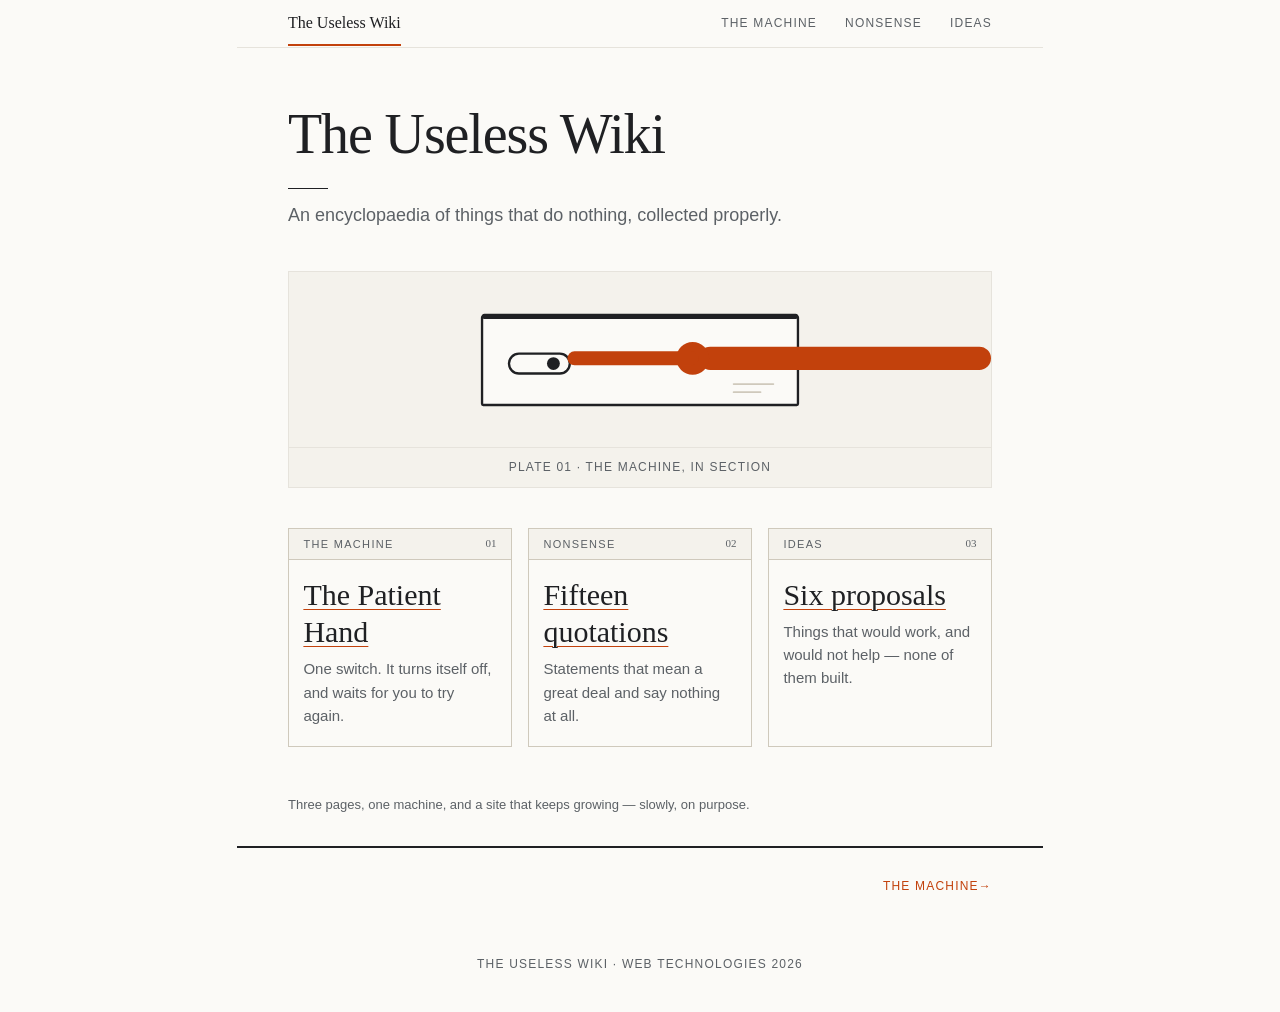
<file: index.html>
<!doctype html>
<html lang="en">
<head>
<meta charset="utf-8">
<meta name="viewport" content="width=device-width, initial-scale=1">
<title>The Useless Wiki</title>
<meta name="description" content="An encyclopaedia of things that do nothing, collected properly.">
<link rel="stylesheet" href="style.css">
</head>
<body>

<!-- nav.js replaces this from nav.html. The fallback link is what is left
     when the page is opened from the file system and fetch cannot run. -->
<div data-nav><p class="nav-fallback"><a href="index.html">The Useless Wiki</a></p></div>

<main class="page">
  <h1>The Useless Wiki</h1>
  <p class="tagline">An encyclopaedia of things that do nothing, collected properly.</p>

  <figure class="hero">
    <img src="images/hero.svg" width="1200" height="300"
         alt="A line drawing of a closed box seen from the side, with a switch on its front face and a metal arm entering from the right, its finger on the switch.">
    <figcaption>Plate 01 · the machine, in section</figcaption>
  </figure>

  <!-- The title is the link, and a pseudo-element stretches the link over
       the whole card, so the whole card is clickable without the link's
       accessible name becoming the whole card. -->
  <ul class="cards">
    <li class="card">
      <div class="card__tab">
        <span class="card__label">The machine</span>
        <span class="card__no" aria-hidden="true">01</span>
      </div>
      <div class="card__body">
        <h2><a href="machine.html">The Patient Hand</a></h2>
        <p>One switch. It turns itself off, and waits for you to try again.</p>
      </div>
    </li>
    <li class="card">
      <div class="card__tab">
        <span class="card__label">Nonsense</span>
        <span class="card__no" aria-hidden="true">02</span>
      </div>
      <div class="card__body">
        <h2><a href="quotes.html">Fifteen quotations</a></h2>
        <p>Statements that mean a great deal and say nothing at all.</p>
      </div>
    </li>
    <li class="card">
      <div class="card__tab">
        <span class="card__label">Ideas</span>
        <span class="card__no" aria-hidden="true">03</span>
      </div>
      <div class="card__body">
        <h2><a href="project.html">Six proposals</a></h2>
        <p>Things that would work, and would not help — none of them built.</p>
      </div>
    </li>
  </ul>

  <p class="note">Three pages, one machine, and a site that keeps growing — slowly, on purpose.</p>
</main>

<!-- nav.js builds the index at the foot of the page from the same list. -->
<div data-pager></div>

<footer>
  <p>The Useless Wiki · Web Technologies 2026</p>
</footer>

<script src="js/nav.js"></script>

</body>
</html>
</file>
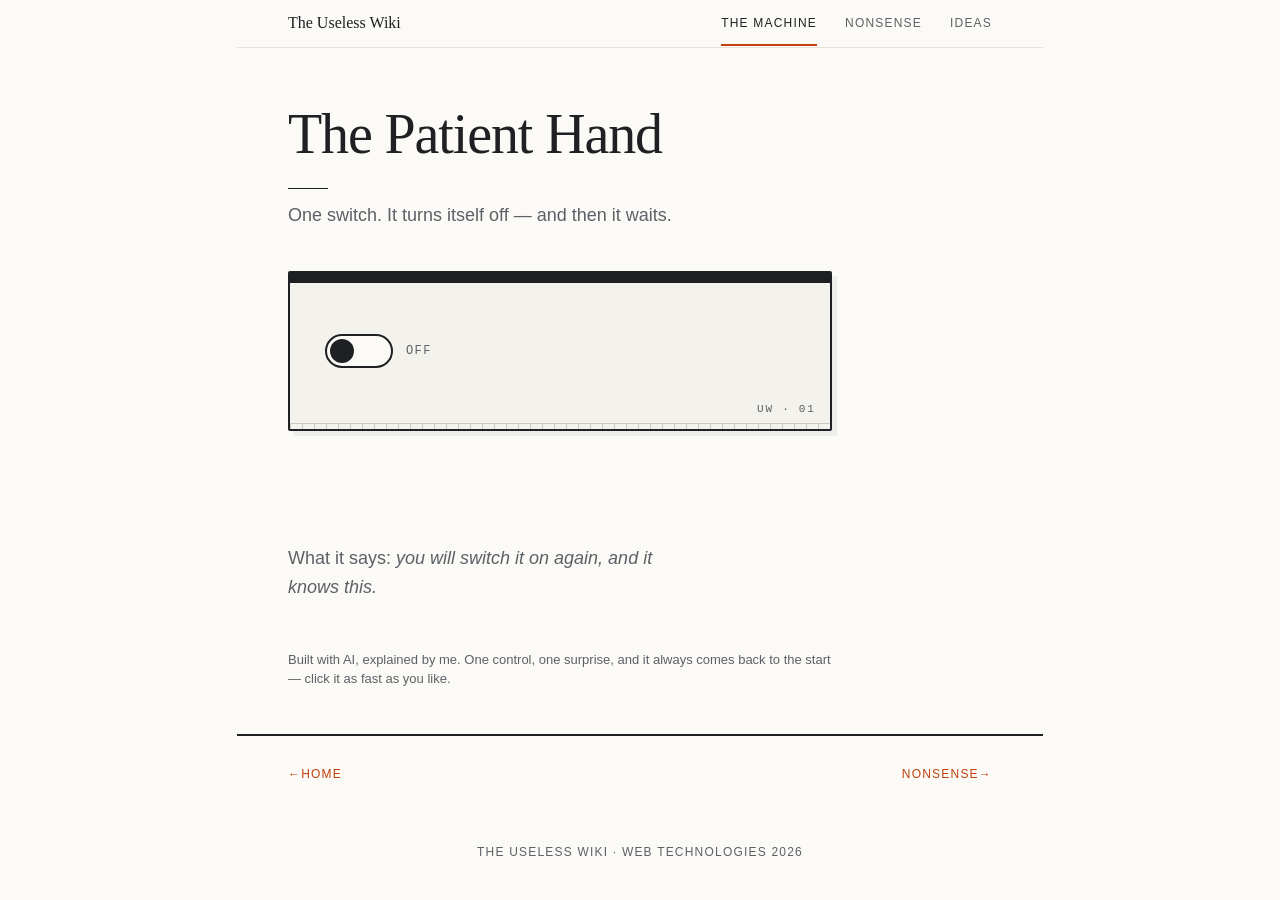
<file: machine.html>
<!doctype html>
<html lang="en">
<head>
<meta charset="utf-8">
<meta name="viewport" content="width=device-width, initial-scale=1">
<title>The Patient Hand · The Useless Wiki</title>
<meta name="description" content="A machine with one switch. It turns itself off, and waits for you to try again.">
<link rel="stylesheet" href="style.css">
<link rel="stylesheet" href="machine.css">
</head>
<body>

<div data-nav><p class="nav-fallback"><a href="index.html">The Useless Wiki</a></p></div>

<main class="page">
  <h1>The Patient Hand</h1>
  <p class="tagline">One switch. It turns itself off — and then it waits.</p>

  <!-- The region is named for what it is. It used to take its name from the
       slogan underneath, which made a screen reader read the joke as a
       heading every time you entered the section. -->
  <section class="machine" aria-label="The machine">

    <div class="box" data-box>
      <div class="box__lid" aria-hidden="true"></div>

      <div class="switch">
        <input type="checkbox" id="power" class="switch__input">
        <!-- The name of the control is "Power" and never changes. On and Off
             are decoration: the browser announces the checked state itself,
             so they are hidden from the screen reader and driven by CSS. -->
        <label for="power" class="switch__label">
          <span class="switch__track"><span class="switch__knob"></span></span>
          <span class="switch__word" aria-hidden="true"><span class="switch__off">Off</span><span class="switch__on">On</span></span>
          <span class="sr-only">Power</span>
        </label>
      </div>

      <!-- The hand is drawn, not photographed: it scales, it weighs nothing,
           and it cannot go missing. It is decoration, so it is hidden from
           screen readers; the switch is the control they use. -->
      <svg class="hand" viewBox="0 0 140 60" aria-hidden="true">
        <rect x="62" y="24" width="78" height="13" rx="6.5"/>
        <rect x="34" y="16" width="32" height="28" rx="13"/>
        <rect x="2" y="18" width="36" height="8" rx="4"/>
        <rect x="7" y="29" width="31" height="8" rx="4"/>
        <rect x="42" y="5" width="11" height="13" rx="5.5"/>
      </svg>
    </div>

    <p class="machine__status" data-status role="status" aria-atomic="true"></p>
  </section>

  <p class="machine__sentence">
    What it says: <em>you will switch it on again, and it knows this.</em>
  </p>

  <p class="note">
    Built with AI, explained by me. One control, one surprise, and it always
    comes back to the start — click it as fast as you like.
  </p>
</main>

<div data-pager></div>

<footer>
  <p>The Useless Wiki · Web Technologies 2026</p>
</footer>

<script src="js/nav.js"></script>
<script src="machine.js"></script>

</body>
</html>
</file>
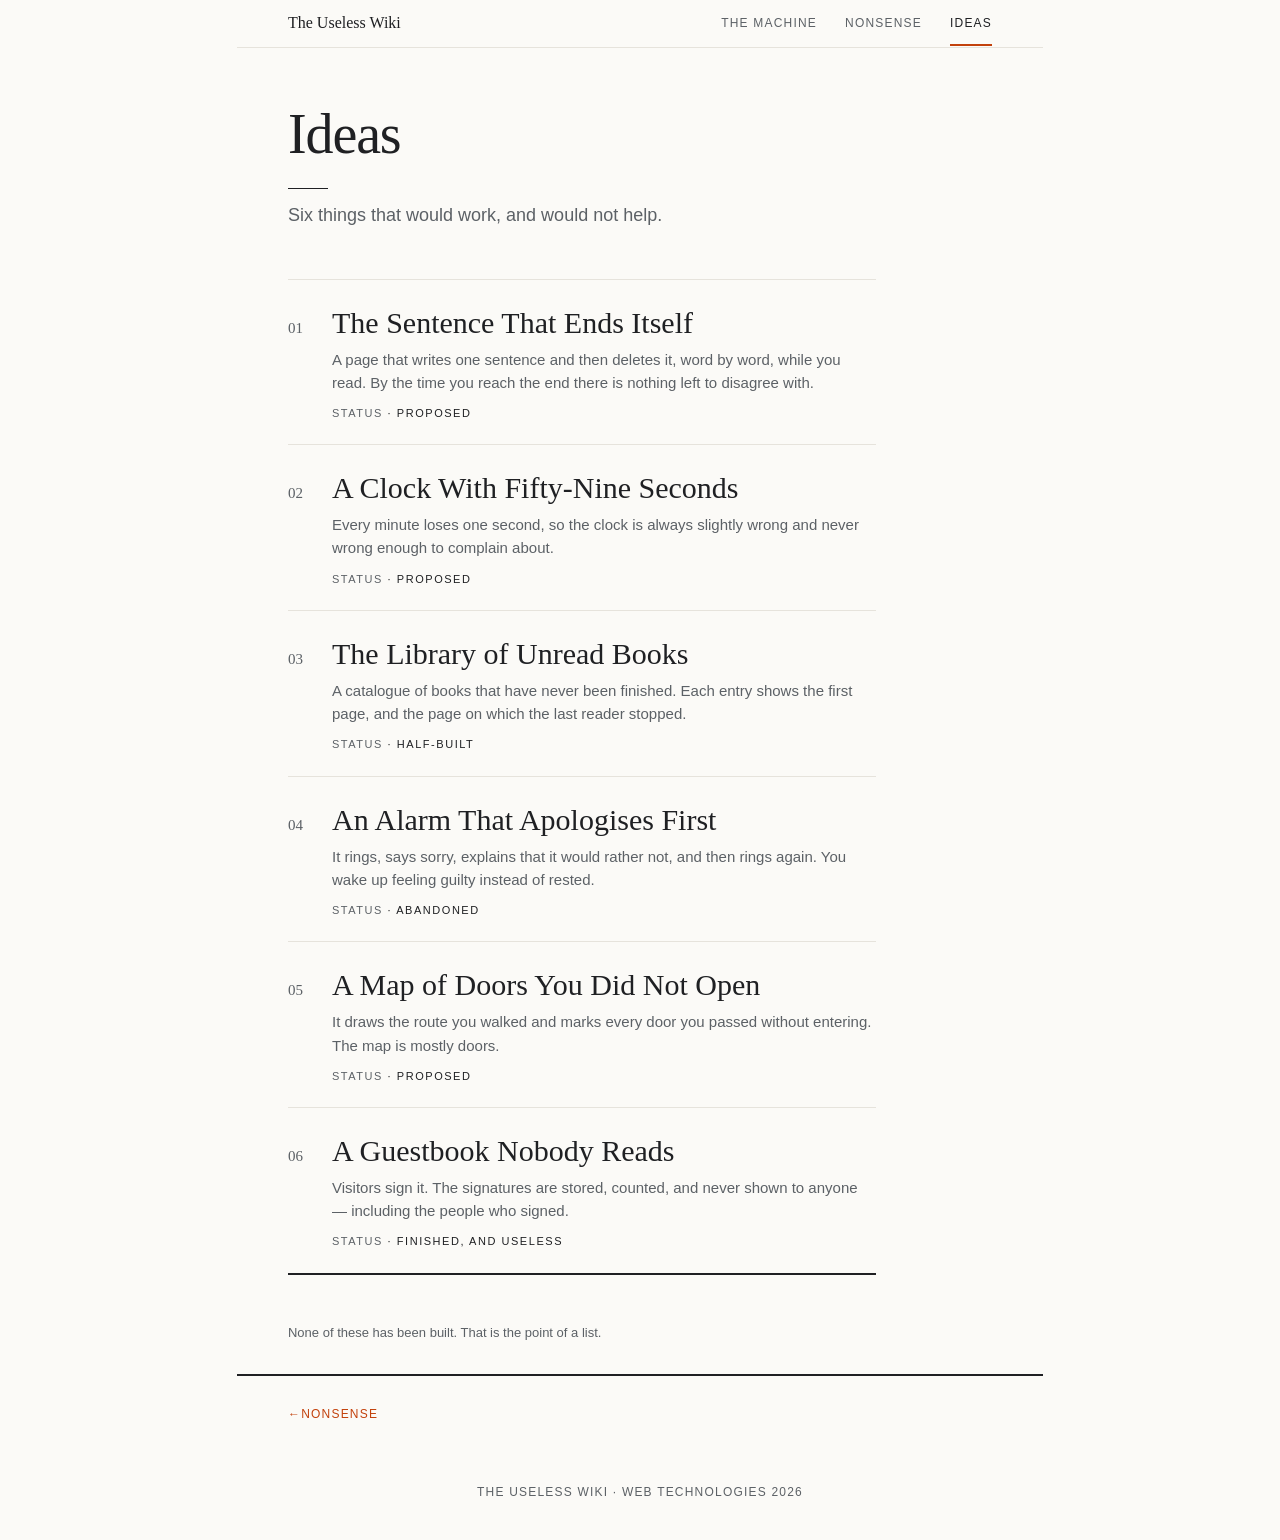
<file: project.html>
<!doctype html>
<html lang="en">
<head>
<meta charset="utf-8">
<meta name="viewport" content="width=device-width, initial-scale=1">
<title>Ideas · The Useless Wiki</title>
<meta name="description" content="Six things that would work, and would not help.">
<link rel="stylesheet" href="style.css">
</head>
<body>

<div data-nav><p class="nav-fallback"><a href="index.html">The Useless Wiki</a></p></div>

<main class="page">
  <h1>Ideas</h1>
  <p class="tagline">Six things that would work, and would not help.</p>

  <ol class="ideas" role="list">
    <li class="idea">
      <p class="idea__no" aria-hidden="true">01</p>
      <h2>The Sentence That Ends Itself</h2>
      <p class="idea__text">
        A page that writes one sentence and then deletes it, word by word, while
        you read. By the time you reach the end there is nothing left to disagree with.
      </p>
      <p class="idea__state"><span class="idea__state-key">Status</span> · <span class="idea__state-value">proposed</span></p>
    </li>

    <li class="idea">
      <p class="idea__no" aria-hidden="true">02</p>
      <h2>A Clock With Fifty-Nine Seconds</h2>
      <p class="idea__text">
        Every minute loses one second, so the clock is always slightly wrong and
        never wrong enough to complain about.
      </p>
      <p class="idea__state"><span class="idea__state-key">Status</span> · <span class="idea__state-value">proposed</span></p>
    </li>

    <li class="idea">
      <p class="idea__no" aria-hidden="true">03</p>
      <h2>The Library of Unread Books</h2>
      <p class="idea__text">
        A catalogue of books that have never been finished. Each entry shows the
        first page, and the page on which the last reader stopped.
      </p>
      <p class="idea__state"><span class="idea__state-key">Status</span> · <span class="idea__state-value">half-built</span></p>
    </li>

    <li class="idea">
      <p class="idea__no" aria-hidden="true">04</p>
      <h2>An Alarm That Apologises First</h2>
      <p class="idea__text">
        It rings, says sorry, explains that it would rather not, and then rings
        again. You wake up feeling guilty instead of rested.
      </p>
      <p class="idea__state"><span class="idea__state-key">Status</span> · <span class="idea__state-value">abandoned</span></p>
    </li>

    <li class="idea">
      <p class="idea__no" aria-hidden="true">05</p>
      <h2>A Map of Doors You Did Not Open</h2>
      <p class="idea__text">
        It draws the route you walked and marks every door you passed without
        entering. The map is mostly doors.
      </p>
      <p class="idea__state"><span class="idea__state-key">Status</span> · <span class="idea__state-value">proposed</span></p>
    </li>

    <li class="idea">
      <p class="idea__no" aria-hidden="true">06</p>
      <h2>A Guestbook Nobody Reads</h2>
      <p class="idea__text">
        Visitors sign it. The signatures are stored, counted, and never shown to
        anyone — including the people who signed.
      </p>
      <p class="idea__state"><span class="idea__state-key">Status</span> · <span class="idea__state-value">finished, and useless</span></p>
    </li>
  </ol>

  <p class="note">None of these has been built. That is the point of a list.</p>
</main>

<!-- nav.js builds the index at the foot of the page from the same list. -->
<div data-pager></div>

<footer>
  <p>The Useless Wiki · Web Technologies 2026</p>
</footer>

<script src="js/nav.js"></script>

</body>
</html>
</file>
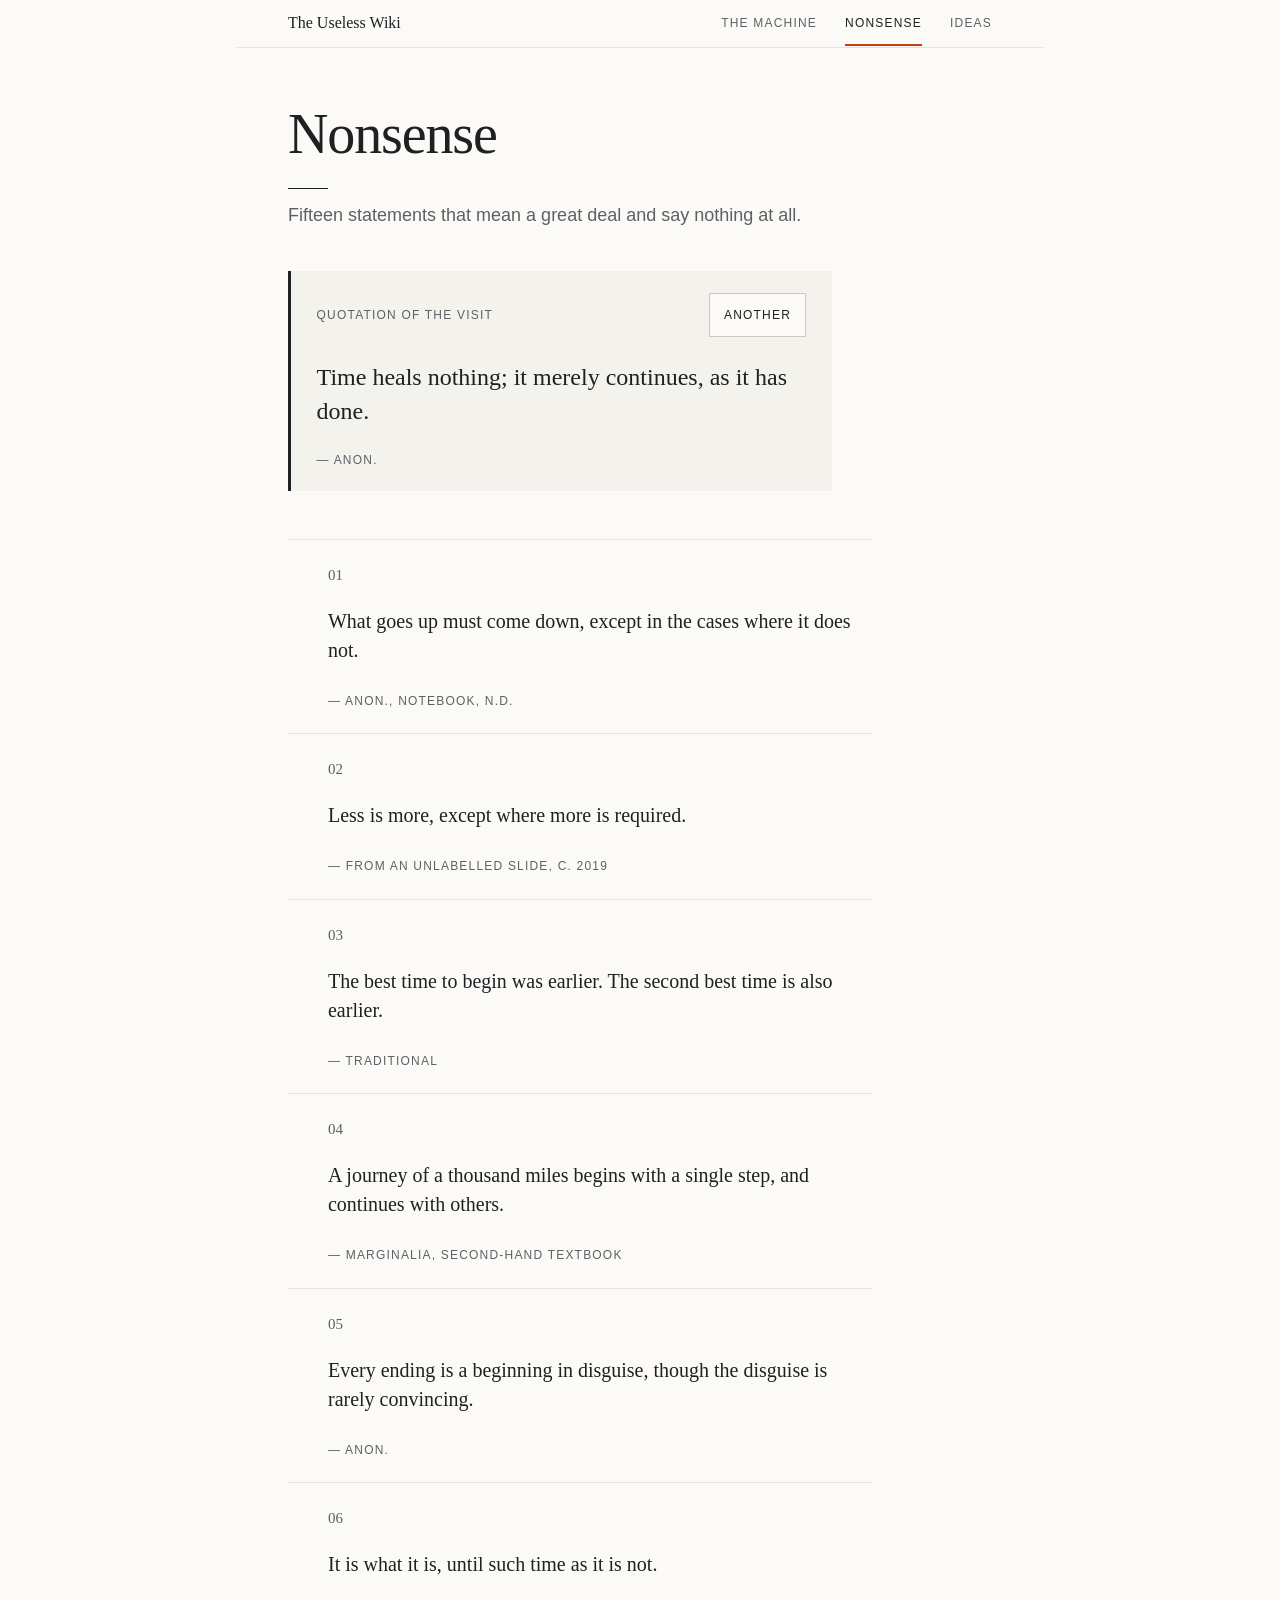
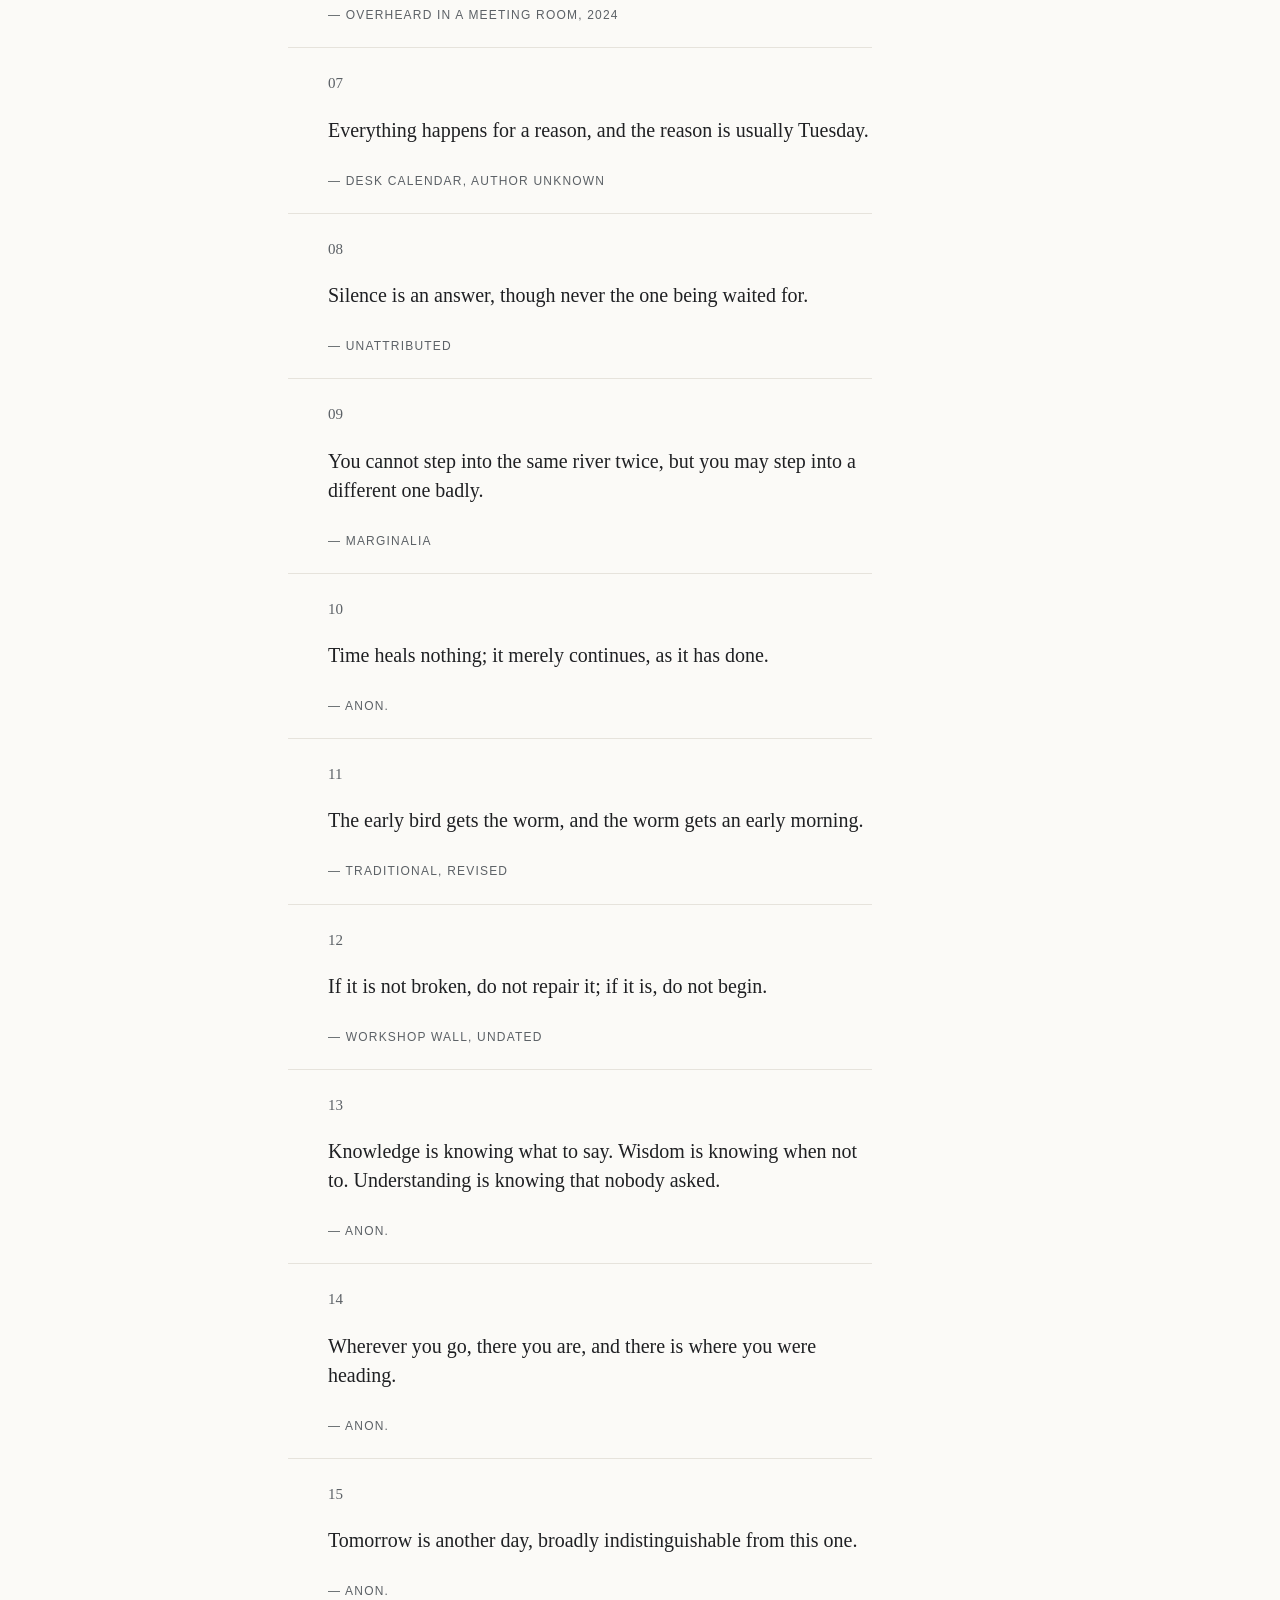
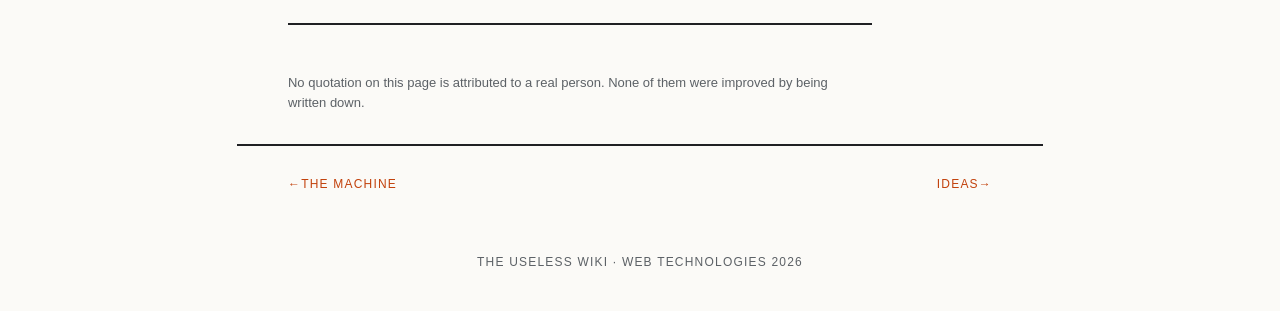
<file: quotes.html>
<!doctype html>
<html lang="en">
<head>
<meta charset="utf-8">
<meta name="viewport" content="width=device-width, initial-scale=1">
<title>Nonsense · The Useless Wiki</title>
<meta name="description" content="Fifteen statements that mean a great deal and say nothing at all.">
<link rel="stylesheet" href="style.css">
</head>
<body>

<div data-nav><p class="nav-fallback"><a href="index.html">The Useless Wiki</a></p></div>

<main class="page">
  <h1>Nonsense</h1>
  <p class="tagline">Fifteen statements that mean a great deal and say nothing at all.</p>

  <!-- One quotation is written into the HTML, so this box is never empty.
       The script below only replaces it — once on arrival, and again
       every time the button is pressed. -->
  <aside class="hero-quote" data-random-quote>
    <div class="hero-quote__head">
      <p class="eyebrow">Quotation of the visit</p>
      <!-- The visible word is short enough to sit beside the label on a
           phone; the name the screen reader reads is the full one. -->
      <button type="button" class="draw" data-draw>Another<span class="sr-only"> quotation</span></button>
    </div>
    <blockquote>
      <p>Tomorrow is another day, broadly indistinguishable from this one.</p>
    </blockquote>
    <cite>Anon.</cite>
    <!-- Not a live region on the box itself: a screen reader would then
         read a whole sentence the moment the page opened. This line is
         empty until a draw happens, so it only ever speaks when asked. -->
    <p class="sr-only" role="status" aria-atomic="true" data-quote-status></p>
  </aside>

  <!-- Out of sight, in the outline: without it the fifteen have no heading
       to jump to and the page cannot be skimmed by heading. -->
  <h2 class="sr-only">The fifteen</h2>

  <ol class="quotes" role="list">
    <li>
      <span class="quote-no" aria-hidden="true">01</span>
      <blockquote><p>What goes up must come down, except in the cases where it does not.</p></blockquote>
      <cite>Anon., notebook, n.d.</cite>
    </li>
    <li>
      <span class="quote-no" aria-hidden="true">02</span>
      <blockquote><p>Less is more, except where more is required.</p></blockquote>
      <cite>From an unlabelled slide, c. 2019</cite>
    </li>
    <li>
      <span class="quote-no" aria-hidden="true">03</span>
      <blockquote><p>The best time to begin was earlier. The second best time is also earlier.</p></blockquote>
      <cite>Traditional</cite>
    </li>
    <li>
      <span class="quote-no" aria-hidden="true">04</span>
      <blockquote><p>A journey of a thousand miles begins with a single step, and continues with others.</p></blockquote>
      <cite>Marginalia, second-hand textbook</cite>
    </li>
    <li>
      <span class="quote-no" aria-hidden="true">05</span>
      <blockquote><p>Every ending is a beginning in disguise, though the disguise is rarely convincing.</p></blockquote>
      <cite>Anon.</cite>
    </li>
    <li>
      <span class="quote-no" aria-hidden="true">06</span>
      <blockquote><p>It is what it is, until such time as it is not.</p></blockquote>
      <cite>Overheard in a meeting room, 2024</cite>
    </li>
    <li>
      <span class="quote-no" aria-hidden="true">07</span>
      <blockquote><p>Everything happens for a reason, and the reason is usually Tuesday.</p></blockquote>
      <cite>Desk calendar, author unknown</cite>
    </li>
    <li>
      <span class="quote-no" aria-hidden="true">08</span>
      <blockquote><p>Silence is an answer, though never the one being waited for.</p></blockquote>
      <cite>Unattributed</cite>
    </li>
    <li>
      <span class="quote-no" aria-hidden="true">09</span>
      <blockquote><p>You cannot step into the same river twice, but you may step into a different one badly.</p></blockquote>
      <cite>Marginalia</cite>
    </li>
    <li>
      <span class="quote-no" aria-hidden="true">10</span>
      <blockquote><p>Time heals nothing; it merely continues, as it has done.</p></blockquote>
      <cite>Anon.</cite>
    </li>
    <li>
      <span class="quote-no" aria-hidden="true">11</span>
      <blockquote><p>The early bird gets the worm, and the worm gets an early morning.</p></blockquote>
      <cite>Traditional, revised</cite>
    </li>
    <li>
      <span class="quote-no" aria-hidden="true">12</span>
      <blockquote><p>If it is not broken, do not repair it; if it is, do not begin.</p></blockquote>
      <cite>Workshop wall, undated</cite>
    </li>
    <li>
      <span class="quote-no" aria-hidden="true">13</span>
      <blockquote><p>Knowledge is knowing what to say. Wisdom is knowing when not to. Understanding is knowing that nobody asked.</p></blockquote>
      <cite>Anon.</cite>
    </li>
    <li>
      <span class="quote-no" aria-hidden="true">14</span>
      <blockquote><p>Wherever you go, there you are, and there is where you were heading.</p></blockquote>
      <cite>Anon.</cite>
    </li>
    <li>
      <span class="quote-no" aria-hidden="true">15</span>
      <blockquote><p>Tomorrow is another day, broadly indistinguishable from this one.</p></blockquote>
      <cite>Anon.</cite>
    </li>
  </ol>

  <p class="note">No quotation on this page is attributed to a real person. None of them were improved by being written down.</p>
</main>

<!-- nav.js builds the index at the foot of the page from the same list. -->
<div data-pager></div>

<footer>
  <p>The Useless Wiki · Web Technologies 2026</p>
</footer>

<script src="js/nav.js"></script>
<script src="js/quotes.js"></script>

</body>
</html>
</file>
<file: style.css>
/* The Useless Wiki — the sheet every page shares.
   ----------------------------------------------------------------------
   Archive cards, not a document. Three weights of rule carry the whole
   hierarchy — --line for what merely separates, --line-2 for what holds a
   card together, --ink for where a section ends — so a card and a list of
   quotations can look different and still belong to the same catalogue.

   One rule holds the colour together: orange is only ever on something you
   can operate (a link, the current page, the switch knob, the hand).
   Numbers, plates and status values are --ink or --dim, never --accent.
   ---------------------------------------------------------------------- */

:root {
  --paper: #FBFAF7;
  --surface: #F4F2EC;
  --ink: #1F2023;
  --dim: #5C6166;
  --line: #E6E3DC;
  --line-2: #CFC9BC;
  --accent: #C2410C;
  --accent-wash: #F6E4D8;

  --serif: Georgia, "Iowan Old Style", "Palatino Linotype", "Book Antiqua", "Times New Roman", serif;
  --sans: -apple-system, BlinkMacSystemFont, "Segoe UI", Roboto, "Helvetica Neue", Arial, sans-serif;
  --mono: ui-monospace, SFMono-Regular, Menlo, Consolas, "Liberation Mono", monospace;

  --w-narrow: 26rem;   /* the machine's one sentence */
  --w-read: 34rem;     /* body, quotations, tagline */
  --w-wide: 44rem;     /* cards, ideas, nav, pager */

  --rail: clamp(1.25rem, 4vw, 5rem);
}

*, *::before, *::after { box-sizing: border-box; }

/* ---- the shell -------------------------------------------------------
   Left-aligned throughout. Only the plate on the front page and the
   footer are centred; everything else starts at the same edge, which is
   what makes four different pages read as one catalogue. */

body {
  margin: 0;
  min-height: 100vh;
  display: flex;
  flex-direction: column;
  background: var(--paper);
  color: var(--ink);
  font: 18px/1.62 var(--sans);
}

main, .site-nav, .pager, footer, .nav-fallback {
  width: 100%;
  /* --w-wide is the width of the *content*, so the padding is added on
     top of it; otherwise the three cards drop to two columns. */
  max-width: calc(var(--w-wide) + 2 * var(--rail));
  margin-inline: auto;
  padding-inline: var(--rail);
}

main {
  flex: 1;
  text-align: left;
  padding-block: 4rem 2rem;
}

main.page { padding-top: 3.5rem; }

/* ---- type ------------------------------------------------------------ */

h1 {
  margin: 0;
  font: 400 clamp(40px, 6vw, 56px)/1.08 var(--serif);
  letter-spacing: -.02em;
}

/* The newspaper standfirst: a short rule, then the sentence. It hangs off
   the h1 rather than sitting in a box, so the page still starts flat. */
.tagline {
  margin: 1.5rem 0 0;
  max-width: var(--w-read);
  font-size: 18px;
  color: var(--dim);
}

.tagline::before {
  content: "";
  display: block;
  width: 2.5rem;
  height: 1px;
  margin-bottom: .75rem;
  background: var(--ink);
}

.note {
  margin: 3rem 0 0;
  max-width: var(--w-read);
  font-size: 13px;
  line-height: 1.5;
  color: var(--dim);
}

.sr-only {
  position: absolute;
  width: 1px;
  height: 1px;
  margin: -1px;
  padding: 0;
  overflow: hidden;
  clip-path: inset(50%);
  white-space: nowrap;
  border: 0;
}

/* ---- navigation, written once in nav.html ----------------------------
   The site name sits left, the pages sit right; the current page is
   marked with a 2px orange rule drawn inside the link box, so nothing
   jumps by two pixels when it becomes current. */

.site-nav {
  display: flex;
  flex-wrap: wrap;
  align-items: center;
  justify-content: space-between;
  gap: .5rem 1.75rem;
  min-height: 48px;
  border-bottom: 1px solid var(--line);
}

.site-nav a {
  display: inline-flex;
  align-items: center;
  min-height: 44px;
  font-size: 12px;
  line-height: 1.35;
  letter-spacing: .10em;
  text-transform: uppercase;
  color: var(--dim);
  text-decoration: none;
}

.site-nav .brand {
  margin-right: auto;          /* pushes the three pages into one group */
  font: 400 16px/1.4 var(--serif);
  letter-spacing: 0;
  text-transform: none;
  color: var(--ink);
}

.site-nav a:hover { color: var(--ink); }

.site-nav a[aria-current="page"] {
  color: var(--ink);
  box-shadow: inset 0 -2px 0 var(--accent);
}

/* ---- the plate on the front page ------------------------------------- */

.hero {
  margin: 2.5rem 0 0;
  max-width: var(--w-wide);
  margin-inline: auto;
  border: 1px solid var(--line);
  background: var(--surface);
  text-align: center;
}

.hero img {
  display: block;
  width: 100%;
  height: auto;
}

.hero figcaption {
  padding: .7rem .9rem;
  border-top: 1px solid var(--line);
  font-size: 12px;
  line-height: 1.35;
  letter-spacing: .10em;
  text-transform: uppercase;
  color: var(--dim);
}

/* ---- the cards: one record each --------------------------------------
   The tab at the top is the index label and the number; the body holds
   the title as a link. The link is stretched over the whole card with a
   pseudo-element, so the reading order stays "heading, then link" while
   the clicking area stays "anywhere on the card". */

.cards {
  display: grid;
  grid-template-columns: repeat(auto-fit, minmax(13rem, 1fr));
  gap: 1rem;
  margin: 2.5rem 0 0;
  padding: 0;
  list-style: none;
}

.card {
  position: relative;
  background: var(--paper);
  border: 1px solid var(--line-2);
  border-radius: 0;
}

.card__tab {
  display: flex;
  justify-content: space-between;
  align-items: center;
  padding: .5rem .9rem;
  background: var(--surface);
  border-bottom: 1px solid var(--line-2);
}

.card__label {
  margin: 0;
  font-size: 11px;
  line-height: 1.3;
  letter-spacing: .12em;
  text-transform: uppercase;
  color: var(--dim);
}

.card__no {
  font: 400 11px/1 var(--serif);
  color: var(--dim);
  font-variant-numeric: oldstyle-nums;
}

.card__body {
  padding: 1rem .9rem 1.15rem;
  max-width: var(--w-read);
}

.card h2 {
  margin: 0 0 .4rem;
  font: 400 30px/1.25 var(--serif);
}

.card h2 a {
  color: inherit;
  text-decoration: underline;
  text-decoration-color: var(--accent);
  text-decoration-thickness: 1px;
  text-underline-offset: 4px;
}

.card h2 a::after {
  content: "";
  position: absolute;
  inset: 0;
}

.card__body p {
  margin: 0;
  max-width: 34ch;
  font-size: 15px;
  line-height: 1.55;
  color: var(--dim);
}

.card:hover, .card:focus-within { border-color: var(--ink); }
.card:hover .card__tab, .card:focus-within .card__tab { background: var(--accent-wash); }

/* ---- quotation of the visit ------------------------------------------
   A left rule in ink, not in orange: you cannot click it. */

.hero-quote {
  margin: 2.5rem 0 0;
  padding: 1.4rem 1.6rem;
  max-width: var(--w-read);
  background: var(--surface);
  border-left: 3px solid var(--ink);
}

.eyebrow {
  margin: 0 0 .6rem;
  font-size: 12px;
  line-height: 1.35;
  letter-spacing: .10em;
  text-transform: uppercase;
  color: var(--dim);
}

.hero-quote blockquote {
  margin: 0;
  font: 400 24px/1.4 var(--serif);
}

/* The head of the box: the label on the left, the one control on the
   right — the same furniture as the tab on a card. It sits above the
   sentence on purpose, because a longer quotation pushes everything below
   it down, and a button that slides away between two presses is a button
   nobody presses twice. */
.hero-quote__head {
  display: flex;
  flex-wrap: wrap;
  align-items: center;
  justify-content: space-between;
  gap: .4rem 1rem;
  margin-bottom: .1rem;
}

.hero-quote__head .eyebrow { margin: 0; }

.hero-quote cite {
  display: block;
  margin-top: .55rem;
  font: 400 12px/1.35 var(--sans);
  font-style: normal;
  letter-spacing: .10em;
  text-transform: uppercase;
  color: var(--dim);
}

/* The draw. A real <button>, so Tab reaches it and Enter or Space fires
   it with nothing written here to make that happen. Square corners and a
   single hairline, the same furniture as a card: it is a piece of the
   catalogue you are allowed to press, which is why it is the only thing
   in this box carrying orange.

   It is hidden until the script adds .has-draw to the box, because a
   button that cannot draw anything is worse than no button at all. The
   sentence above it still reads with JavaScript off — that is the part
   that has to survive. */
.draw { display: none; }

.hero-quote.has-draw .draw {
  position: relative;      /* keeps the .sr-only half of the name inside */
  display: inline-flex;
  align-items: center;
  min-height: 44px;
  padding: .35rem .9rem;
  border: 1px solid var(--line-2);
  border-radius: 0;
  background: var(--paper);
  color: var(--ink);
  font: 12px/1.35 var(--sans);
  letter-spacing: .10em;
  text-transform: uppercase;
  cursor: pointer;
  transition: border-color .15s, color .15s, background-color .15s;
}

.draw:hover { border-color: var(--ink); color: var(--accent); }
.draw:active { background: var(--accent-wash); }

/* A new quotation arrives with a short rise and fade, so a press visibly
   answers even before the sentence has been read. The reduced-motion rule
   further down collapses this to nothing, which is the whole fade. */
@keyframes quote-in {
  from { opacity: 0; transform: translateY(4px); }
  to   { opacity: 1; transform: none; }
}

.hero-quote.is-drawn blockquote,
.hero-quote.is-drawn cite {
  animation: quote-in .26s ease-out both;
}

/* ---- the fifteen ------------------------------------------------------
   The number hangs in its own rail, so the measure of the quotation
   itself stays exactly --w-read. It is printed in the markup and hidden
   from the screen reader: the <ol> already says "item 4", and hearing
   "04" as well is one number too many. */

.quotes {
  margin: 3rem 0 0;
  padding: 0;
  width: 100%;
  max-width: calc(2.5rem + var(--w-read));
  list-style: none;
  border-top: 1px solid var(--line);
  border-bottom: 2px solid var(--ink);
}

.quotes li {
  display: grid;
  grid-template-columns: 2.5rem minmax(0, var(--w-read));
  gap: 0;
  width: 100%;
  padding: 1.5rem 0;
  border-bottom: 1px solid var(--line);
}

.quotes li:last-child { border-bottom: 0; }

.quotes li > * { grid-column: 2; }

/* Written into the markup, hidden from the screen reader: the <ol> already
   says "item 4", and saying "04" as well is one number too many. */
.quote-no {
  grid-column: 1;
  grid-row: 1;
  font: 400 15px/1.55 var(--serif);
  color: var(--dim);
  font-variant-numeric: oldstyle-nums;
}

.quotes blockquote {
  margin: 0;
  font: 400 20px/1.45 var(--serif);
}

.quotes cite {
  display: block;
  margin-top: .5rem;
  font: 400 12px/1.35 var(--sans);
  font-style: normal;
  letter-spacing: .10em;
  text-transform: uppercase;
  color: var(--dim);
}

.quotes cite::before,
.hero-quote cite::before { content: "\2014  "; }

/* ---- the six ideas ----------------------------------------------------
   Number and title share a baseline; the number is ink, because you
   cannot click it. */

.ideas {
  margin: 3rem 0 0;
  padding: 0;
  width: 100%;
  max-width: calc(2.75rem + var(--w-read));
  list-style: none;
  border-bottom: 2px solid var(--ink);
}

.idea {
  display: grid;
  grid-template-columns: 2.75rem minmax(0, var(--w-read));
  align-items: baseline;      /* the number sits on the title's baseline */
  gap: 0;
  width: 100%;
  padding: 1.5rem 0;
  border-top: 1px solid var(--line);
}

.idea__no {
  grid-column: 1;
  margin: 0;
  font: 400 15px/1.25 var(--serif);
  color: var(--dim);
  font-variant-numeric: oldstyle-nums;
}

.idea h2 {
  grid-column: 2;
  margin: 0 0 .4rem;
  font: 400 30px/1.25 var(--serif);
}

.idea__text {
  grid-column: 2;
  margin: 0;
  max-width: var(--w-read);
  font-size: 15px;
  line-height: 1.55;
  color: var(--dim);
}

.idea__state {
  grid-column: 2;
  margin: .75rem 0 0;
  font-size: 11px;
  line-height: 1.3;
  letter-spacing: .14em;
  text-transform: uppercase;
}

.idea__state-key { color: var(--dim); }
.idea__state-value { color: var(--ink); }




/* ---- the index at the foot of every page ------------------------------
   Linear, not a ring: the home page has nothing before it, and the last
   page has nothing after it. */

.pager {
  display: flex;
  flex-wrap: wrap;
  align-items: center;
  gap: .75rem 1rem;
  padding-block: 1rem 2rem;
  border-top: 2px solid var(--ink);
  font-size: 13px;
  line-height: 1.5;
  color: var(--dim);
}

.pager a {
  display: inline-flex;
  align-items: center;
  min-height: 44px;
  font-size: 12px;
  line-height: 1.35;
  letter-spacing: .10em;
  text-transform: uppercase;
  color: var(--accent);
  text-decoration: none;
}

.pager a:hover { text-decoration: underline; }

.pager .next { margin-left: auto; }

footer {
  padding-block: 1rem 2.5rem;
  text-align: center;
  font-size: 12px;
  line-height: 1.35;
  letter-spacing: .10em;
  text-transform: uppercase;
  color: var(--dim);
}

footer p { margin: 0; }

/* ---- what the page says when nav.html cannot be fetched --------------- */

.nav-fallback {
  padding-block: 1.1rem;
  font: 600 16px/1.4 var(--serif);
}

.nav-fallback p { margin: 0; }

.nav-fallback a {
  color: var(--ink);
  text-decoration: none;
}

/* ---- one focus ring, everywhere -------------------------------------- */

a:focus-visible,
button:focus-visible,
input:focus-visible + .switch__label .switch__track {
  outline: 2px solid var(--accent);
  outline-offset: 2px;
}

/* ---- less movement, not no feedback ----------------------------------
   Deliberately not `* { transition: none }`: the machine's hand would
   then teleport instead of arriving. Its own sheet keeps a short fade. */

@media (prefers-reduced-motion: reduce) {
  *, *::before, *::after {
    animation-duration: .01ms !important;
    animation-iteration-count: 1 !important;
    scroll-behavior: auto !important;
  }

  .card, .card__tab, .machine__status, .draw,
  .box__lid, .switch__knob, .switch__track { transition: none !important; }
}

/* ---- a phone needs the labels a little larger ------------------------ */

@media (max-width: 480px) {
  /* A hanging number needs a column, and a phone has no column to spare:
     the number moves above the text, and both start at the same edge.
     The grid-column resets matter — without them every child still asks
     for column 2, which creates an empty first column and pushes the
     text 36px to the right of the number. */
  .idea, .quotes li { grid-template-columns: 1fr; }
  .idea > *,
  .idea h2,
  .idea__text,
  .idea__state,
  .quotes li > * { grid-column: 1; }
  .idea__no, .quote-no { margin-bottom: 6px; }

  /* One rung down from the desktop body size, still above the 15px floor. */
  .tagline,
  .idea__text,
  .quotes blockquote,
  .hero-quote blockquote,
  .machine__sentence { font-size: 16px; }

  .card__label,
  .card__no,
  .idea__state,
  .hero figcaption,
  .eyebrow,
  .quotes cite,
  .hero-quote cite,
  .site-nav a,
  .pager a,
  footer {
    font-size: 12px;
  }

  .note { font-size: 15px; }
  .idea__state { letter-spacing: .12em; }

  /* The site name takes a line of its own, so the three pages wrap as one
     group. Left to itself the row breaks in the middle and scatters the
     last two links to opposite edges. */
  .site-nav { justify-content: flex-start; }
  .site-nav .brand { flex: 0 0 100%; margin-right: 0; }
}
</file>
<file: machine.css>
/* machine.css — only machine.html loads this.
   The shared look lives in style.css; this is the box, the switch,
   the hand, and the reading strip under it. */

.machine {
  /* The width the box will actually be: --w-read, or the page width
     inside the gutters, whichever is smaller. The hand's resting place
     is measured from it (see .hand below). */
  --pool: min(var(--w-read), calc(100vw - 2 * var(--rail)));

  max-width: var(--w-read);
  margin: 2.5rem 0 0;
}

/* ---- the box ---------------------------------------------------------
   Two pixels of ink and a hard offset shadow: no blur, no colour, so the
   box reads as a plate on a shelf rather than a floating panel. */

.box {
  position: relative;
  height: 160px;
  border: 2px solid var(--ink);
  border-radius: 2px;
  background: var(--surface);
  overflow: hidden;
  box-shadow: 5px 5px 0 rgba(31, 32, 35, .06);
}

/* A ruler along the bottom edge — the only ornament on the box, and it
   is a line, so it costs nothing. */
.box::before {
  content: "";
  position: absolute;
  left: 0;
  right: 0;
  bottom: 0;
  height: 6px;
  border-top: 1px solid var(--line-2);
  background: repeating-linear-gradient(90deg, var(--line-2) 0 1px, transparent 1px 12px);
}

/* The plate in the corner. Ink at --dim, not at the old #B8B3A8, which
   was 1.87:1 and unreadable. 11px, the smallest step of the type scale —
   the spec's own 10px was the one size with no rung on that ladder. */
.box::after {
  content: "UW \00B7  01";
  position: absolute;
  right: .9rem;
  bottom: .85rem;
  font: 400 11px/1 var(--mono);
  letter-spacing: .16em;
  color: var(--dim);
}

/* The lid is a thick line along the top edge. When the machine wakes up
   it lifts and tilts — the only part of the box that shows surprise. */
.box__lid {
  position: absolute;
  left: 0;
  right: 0;
  top: 0;
  height: 10px;
  background: var(--ink);
  transform-origin: left center;
  transition: transform .45s cubic-bezier(.34, .1, .2, 1), opacity .45s ease;
}

.box.is-open .box__lid {
  transform: translateY(-14px) rotate(-6deg);
  opacity: .35;
}

/* ---- the switch ------------------------------------------------------ */

.switch {
  position: absolute;
  left: 2.2rem;
  top: 50%;
  transform: translateY(-50%);
}

/* Hidden from the eye, still reachable with Tab and still announced.
   It must not be display:none, or keyboard and screen reader lose it. */
.switch__input {
  position: absolute;
  width: 1px;
  height: 1px;
  margin: -1px;
  padding: 0;
  border: 0;
  overflow: hidden;
  clip-path: inset(50%);
}

/* 34px of track, but a 48px tall target: the label is what the pointer
   and the thumb actually hit. */
.switch__label {
  display: flex;
  align-items: center;
  gap: .8rem;
  min-height: 44px;
  padding-block: 7px;
  cursor: pointer;
}

.switch__track {
  position: relative;
  display: block;
  width: 68px;
  height: 34px;
  border: 2px solid var(--ink);
  border-radius: 999px;
  background: var(--paper);          /* never pure white */
  transition: background-color .2s ease, border-color .2s ease;
}

.switch__knob {
  position: absolute;
  top: 3px;
  left: 3px;
  width: 24px;
  height: 24px;
  border-radius: 50%;
  background: var(--ink);
  transition: transform .25s ease, background-color .2s ease;
}

.switch__input:checked + .switch__label .switch__track {
  background: var(--accent-wash);
  border-color: var(--accent);
}

.switch__input:checked + .switch__label .switch__knob {
  transform: translateX(34px);
  background: var(--accent);
}

/* The ring is drawn on the track, because the input itself is one
   clipped pixel and a ring around it would never be seen. */
.switch__input:focus-visible + .switch__label .switch__track {
  outline-offset: 4px;
}

/* On/Off is driven by the checkbox, so it is right with JavaScript off
   and it is never part of the control's accessible name. */
.switch__word {
  min-width: 2.6rem;
  font: 400 12px/1 var(--mono);
  letter-spacing: .12em;
  text-transform: uppercase;
  color: var(--dim);
}

.switch__on { display: none; }

.switch__input:checked + .switch__label .switch__on { display: inline; }
.switch__input:checked + .switch__label .switch__off { display: none; }

/* ---- the hand --------------------------------------------------------
   Decorative: it never takes a click, so a press during the surprise is
   never swallowed by the drawing on top of the switch.

   Parked, it waits exactly at the box's right edge, so nothing of it shows
   until it comes out. That position is measured from --pool — the box's
   real width — because the box is 335px on a phone and 544px on a desk.
   A fixed offset cannot serve both: written as a constant it left the whole
   hand sitting in the middle of a small box. --hand-x is the one number
   that has to be shared by `left` and the travel, so it lives in a var. */

.hand {
  --hand-w: 140px;
  --hand-x: 6.3rem;
  --peek: 0px;        /* how much of the hand stays inside the box at rest */

  position: absolute;
  left: var(--hand-x);
  top: 50%;
  width: var(--hand-w);
  fill: var(--accent);
  pointer-events: none;
  transform: translate(calc(var(--pool) - var(--hand-x) + var(--peek)), -50%);
  transition: transform .6s cubic-bezier(.34, .1, .2, 1);
}

.box.is-reaching .hand {
  transform: translate(0, -50%);
}

/* The shove: a short move to the right, at the moment the switch clicks off. */
.box.is-flipping .hand {
  transform: translate(10px, -50%) scale(.96);
  transition-duration: .16s;
}

/* ---- the reading strip ------------------------------------------------
   The one place on the site that is monospaced: it behaves like an
   instrument, not like prose. */

.machine__status {
  margin: 1rem 0 0;
  padding: 10px 14px;
  /* 3em is two lines at 1.5 line-height; the +20px is this box's own
     padding. Do not simplify to 3em — box-sizing is border-box, so a bare
     3em would leave 25px of content and a two-line message would still
     push the strip open by 20px. */
  min-height: calc(3em + 20px);
  background: var(--surface);
  border-left: 2px solid var(--ink);
  font: 15px/1.5 var(--mono);
  color: var(--ink);
  opacity: 0;
  transition: opacity .25s ease;
}

.machine__status.show { opacity: 1; }

.machine__sentence {
  margin: 2rem 0 0;
  max-width: var(--w-narrow);
  font-size: 18px;
  color: var(--dim);
}

/* ---- less movement, still legible ------------------------------------
   The hand does not travel — it is simply there, fading in over 120ms.
   The position has to be moved as well as the opacity: left only fading,
   the visitor would see a sliver of the arm at the right edge light up
   while the switch went dark, which tells no story at all. The jump
   happens on the frame where the hand is still at opacity 0, so it is
   never seen. */

@media (prefers-reduced-motion: reduce) {
  .hand { opacity: 0; transition: opacity .12s linear !important; }
  .box.is-reaching .hand {
    opacity: 1;
    transform: translate(0, -50%);
  }
  /* no 10px shove either, or the hand would hop once more at the end */
  .box.is-flipping .hand { transform: translate(0, -50%); }
}

/* ---- narrower box, so the fittings move in --------------------------- */

@media (max-width: 899px) {
  .hand { --hand-w: 128px; }
}

@media (max-width: 480px) {
  .box { height: 140px; }
  .switch { left: 1.3rem; }
  .switch__track { width: 58px; height: 30px; }
  .switch__knob { width: 20px; height: 20px; }
  .switch__input:checked + .switch__label .switch__knob { transform: translateX(28px); }
  .hand { --hand-w: 104px; --hand-x: 4.6rem; }
}
</file>
